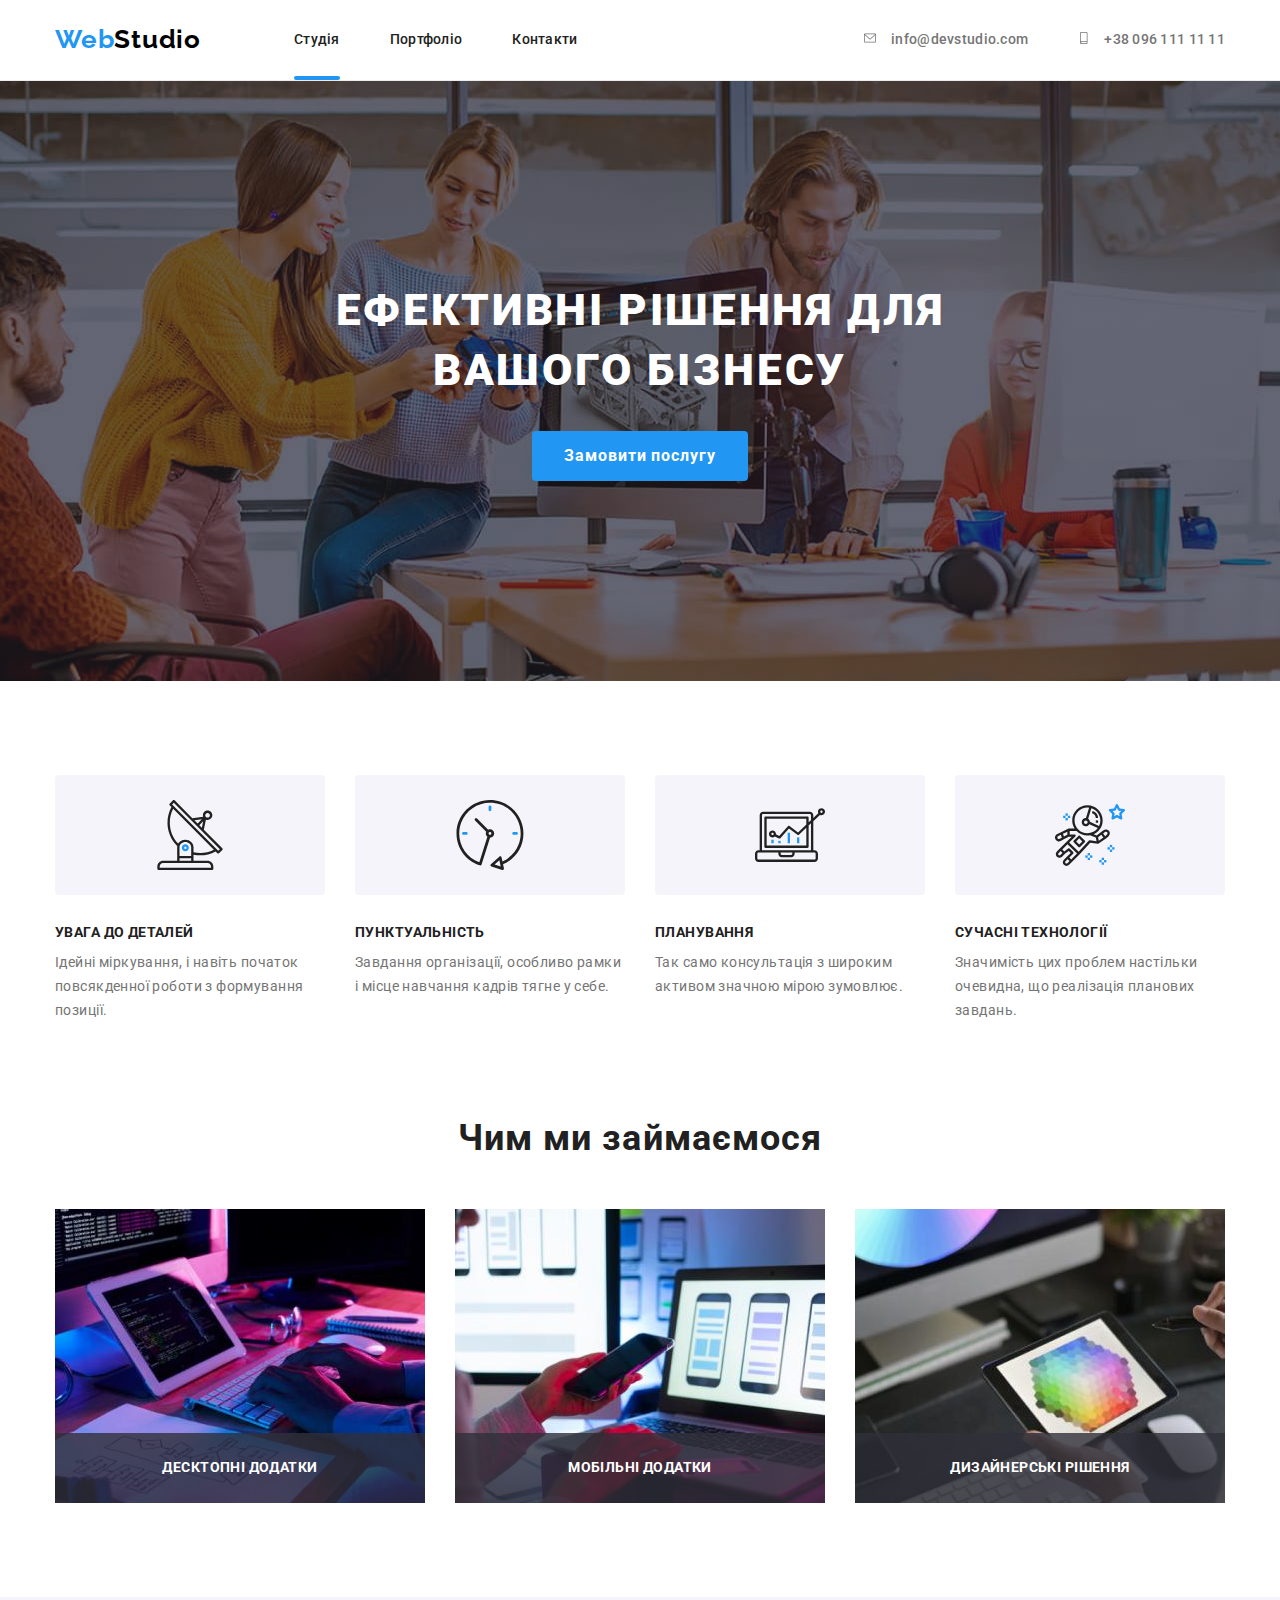
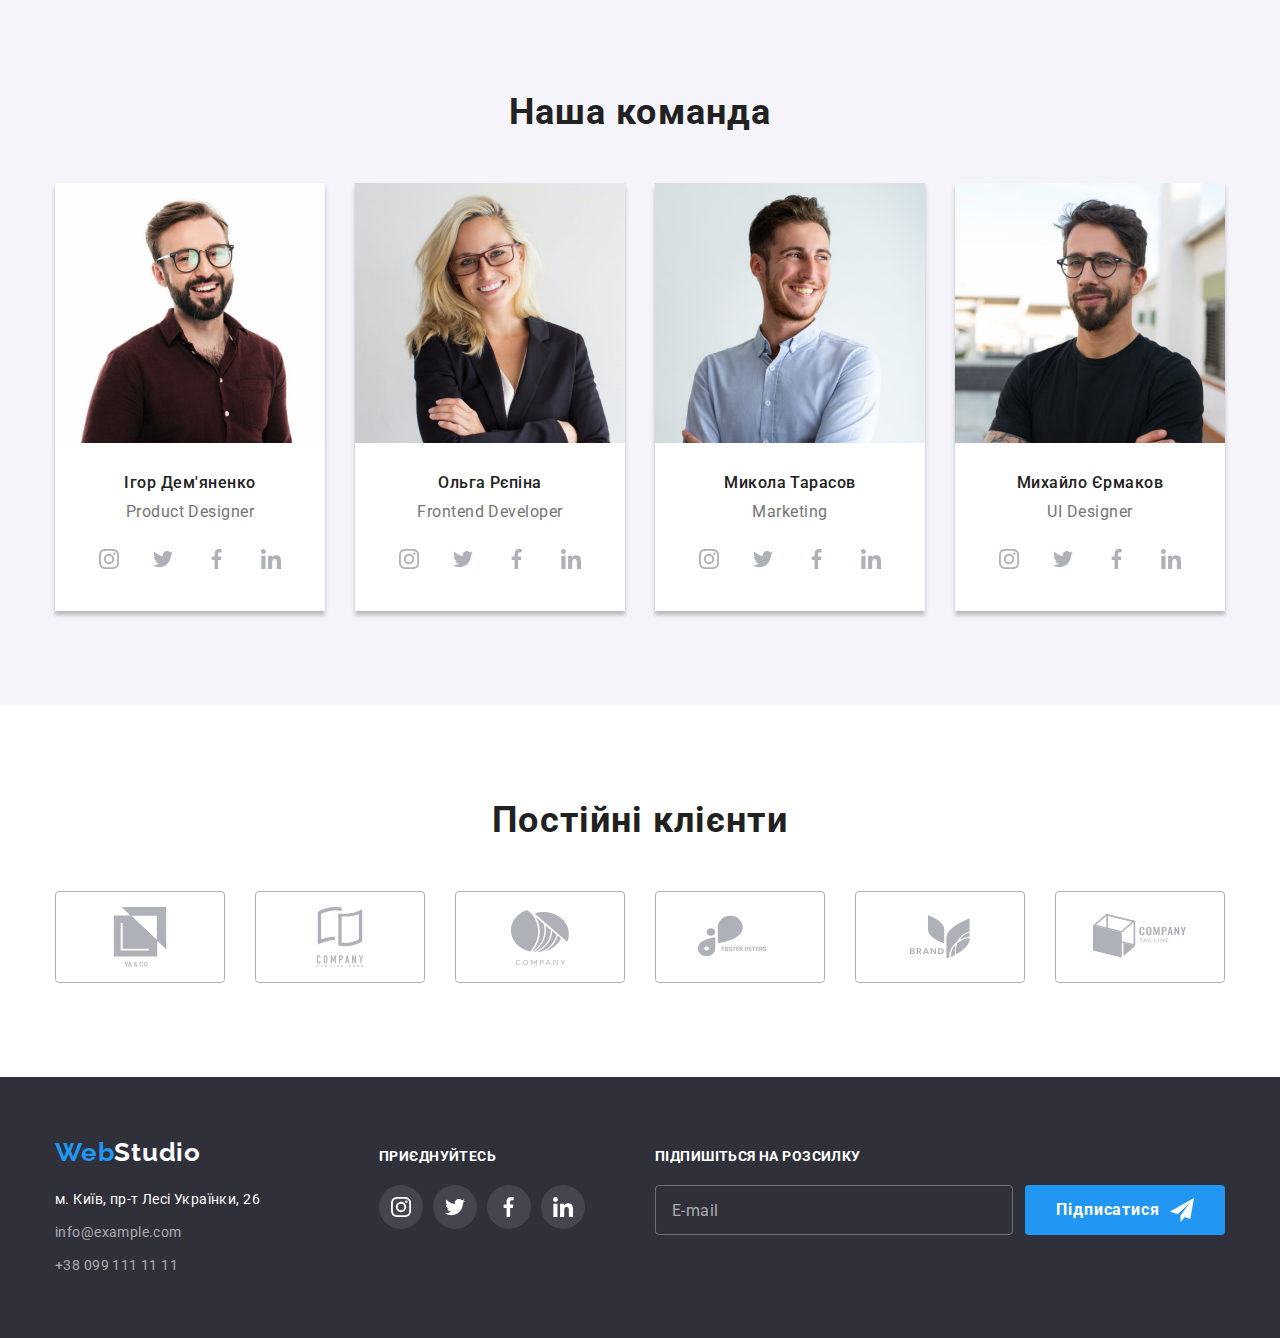
<file: index.html>
<!DOCTYPE html>
<html lang="uk">

<head>
    <meta charset="UTF-8">
    <meta http-equiv="X-UA-Compatible" content="IE=edge">
    <meta name="viewport" content="width=device-width, initial-scale=1.0">
    <title>Студія</title>
    <link rel="preconnect" href="https://fonts.googleapis.com">
    <link rel="preconnect" href="https://fonts.gstatic.com" crossorigin>
    <link
        href="https://fonts.googleapis.com/css2?family=Raleway:wght@700&family=Roboto:wght@400;500;700;900&display=swap"
        rel="stylesheet">
    <link rel="stylesheet"
        href="https://cdnjs.cloudflare.com/ajax/libs/modern-normalize/1.1.0/modern-normalize.min.css">
    <link rel="stylesheet" href="./css/main.min.css">
</head>

<body>
    <!--Шапка -->
    <header class="header">
        <div class="container header__container">
            <nav class="navigation">
                <a href="/index.html" lang="en" class="logo header__logo">Web<span class="logo__item">Studio</span></a>
                <ul class="navigation__list list">
                    <li>
                        <a href="/index.html" class="navigation__link current">Студія</a>
                    </li>
                    <li>
                        <a href="./portfolio.html" class="navigation__link ">Портфоліо</a>
                    </li>
                    <li>
                        <a href="" class="navigation__link">Контакти</a>
                    </li>
                </ul>
            </nav>
            <ul class="auth header__auth list">
                <li><a class="auth__link" href="mailto:info@devstudio.com">
                        <svg class="auth__icon" width="16px" height="12px">
                            <use href="./images/icons.svg#icon-envelope-hover"></use>
                        </svg> info@devstudio.com</a></li>
                <li><a class="auth__link" href="tel:+380961111111"><svg class="auth__icon" width="16px" height="12px">
                            <use href="./images/icons.svg#icon-smartphone"></use>
                        </svg>+38 096 111 11 11</a></li>
            </ul>
        </div>
    </header>
    <main>
        <!--герой-->
        <section class="hero">
            <div class="container">
                <h1 class="hero__title">Ефективні рішення для вашого бізнесу</h1>
                <button type="button" class="btn" data-modal-open>Замовити послугу</button>
            </div>

        </section>
        <!-- особености-->
        <section class="features section">
            <div class="container">
                <h2 class="visually-hidden">Особливості</h2>
                <ul class="features__list list">
                    <li class="features__item">
                        <div class="features__promo">
                            <svg class="features__icon" width="70px" height="70px">
                                <use href="./images/icons.svg#icon-antenna"></use>
                            </svg>
                        </div>
                        <h3 class="features__subtitle">Увага до деталей</h3>
                        <p class="features__text">Ідейні міркування, і навіть початок повсякденної роботи з формування
                            позиції.</p>
                    </li>
                    <li class="features__item">
                        <div class="features__promo">
                            <svg class="features__icon" width="70px" height="70px">
                                <use href="./images/icons.svg#icon-clock"></use>
                            </svg>
                        </div>
                        <h3 class="features__subtitle">Пунктуальність</h3>
                        <p class="features__text">Завдання організації, особливо рамки і місце навчання кадрів тягне у
                            себе.
                        </p>
                    </li>
                    <li class="features__item">
                        <div class="features__promo">
                            <svg class="features__icon" width="70px" height="70px">
                                <use href="./images/icons.svg#icon-diagram"></use>
                            </svg>
                        </div>
                        <h3 class="features__subtitle">Планування</h3>
                        <p class="features__text">Так само консультація з широким активом значною мірою зумовлює.</p>
                    </li>
                    <li class="features__item">
                        <div class="features__promo">
                            <svg class="features__icon" width="70px" height="70px">
                                <use href="./images/icons.svg#icon-astronaut"></use>
                            </svg>
                        </div>
                        <h3 class="features__subtitle">Сучасні технології</h3>
                        <p class="features__text">Значимість цих проблем настільки очевидна, що реалізація планових
                            завдань.
                        </p>
                    </li>
                </ul>
            </div>

        </section>
        <!-- Чим ми займаємося-->
        <section class="work section">
            <div class="container">
                <h2 class="work-title">Чим ми займаємося</h2>
                <ul class="work-list list ">
                    <li class="work-item"><a href=""><img src="./images/img.jpg" alt="набираем код" width="370"
                                height="294"></a>
                        <div class="work-filter">
                            <p class="work-filter-text">Десктопні додатки</p>
                        </div>
                    </li>
                    <li class="work-item"><a href=""><img src="./images/markup.jpg" alt="розметка" width="370"
                                height="294"></a>
                        <div class="work-filter">
                            <p class="work-filter-text">Мобільні додатки</p>
                        </div>
                    </li>
                    <li class="work-item"><a href=""><img src="./images/desing.jpg" alt="дизайн" width="370"
                                height="294"></a>
                        <div class="work-filter">
                            <p class="work-filter-text">Дизайнерські рішення</p>
                        </div>
                    </li>
                </ul>
            </div>
        </section>
        <!-- Наша команда-->
        <section class="team section">
            <div class="container">
                <h2 class="team-title">Наша команда</h2>
                <ul class="team-list list">
                    <li class="team-item"><img class="team-photo" src="./images/comand/ihor.jpg" alt="Ігор Дем'яненко"
                            width="270" height="260">
                        <div class="team-card">
                            <h3 class="team-subtitle">Ігор Дем'яненко</h3>
                            <p class="team-text" lang="en">Product Designer</p>
                            <ul class="team-soc list">
                                <li class="team-soc-item"><a href="" class="team-soc-link link">
                                        <svg class="team-soc-icon" width="20px" height="20px">
                                            <use href="./images/icons.svg#icon-instagram"></use>
                                        </svg>
                                    </a></li>
                                <li class="team-soc-item"><a href="" class="team-soc-link link">
                                        <svg class="team-soc-icon" width="20px" height="20px">
                                            <use href="./images/icons.svg#icon-twitter"></use>
                                        </svg>
                                    </a></li>
                                <li class="team-soc-item"><a href="" class="team-soc-link link">
                                        <svg class="team-soc-icon" width="20px" height="20px">
                                            <use href="./images/icons.svg#icon-facebook"></use>
                                        </svg>
                                    </a></li>
                                <li class="team-soc-item"><a href="" class="team-soc-link link">
                                        <svg class="team-soc-icon" width="20px" height="20px">
                                            <use href="./images/icons.svg#icon-linkedin"></use>
                                        </svg>
                                    </a></li>
                            </ul>
                        </div>
                    </li>
                    <li class="team-item"><img class="team-photo" src="./images/comand/olga.jpg" alt="Ольга Рєпіна"
                            width="270" height="260">
                        <div class="team-card">
                            <h3 class="team-subtitle">Ольга Рєпіна</h3>
                            <p class="team-text" lang="en">Frontend Developer</p>
                            <ul class="team-soc list">
                                <li class="team-soc-item"><a href="" class="team-soc-link link">
                                        <svg class="team-soc-icon" width="20px" height="20px">
                                            <use href="./images/icons.svg#icon-instagram"></use>
                                        </svg>
                                    </a></li>
                                <li class="team-soc-item"><a href="" class="team-soc-link link">
                                        <svg class="team-soc-icon" width="20px" height="20px">
                                            <use href="./images/icons.svg#icon-twitter"></use>
                                        </svg>
                                    </a></li>
                                <li class="team-soc-item"><a href="" class="team-soc-link link">
                                        <svg class="team-soc-icon" width="20px" height="20px">
                                            <use href="./images/icons.svg#icon-facebook"></use>
                                        </svg>
                                    </a></li>
                                <li class="team-soc-item"><a href="" class="team-soc-link link">
                                        <svg class="team-soc-icon" width="20px" height="20px">
                                            <use href="./images/icons.svg#icon-linkedin"></use>
                                        </svg>
                                    </a></li>
                            </ul>
                        </div>
                    </li>
                    <li class="team-item"><img class="team-photo" src="./images/comand/nikolai.jpg" alt="Микола Тарасов"
                            width="270" height="260">
                        <div class="team-card">
                            <h3 class="team-subtitle">Микола Тарасов</h3>
                            <p class="team-text" lang="en">Marketing</p>
                            <ul class="team-soc list">
                                <li class="team-soc-item"><a href="" class="team-soc-link link">
                                        <svg class="team-soc-icon" width="20px" height="20px">
                                            <use href="./images/icons.svg#icon-instagram"></use>
                                        </svg>
                                    </a></li>
                                <li class="team-soc-item"><a href="" class="team-soc-link link">
                                        <svg class="team-soc-icon" width="20px" height="20px">
                                            <use href="./images/icons.svg#icon-twitter"></use>
                                        </svg>
                                    </a></li>
                                <li class="team-soc-item"><a href="" class="team-soc-link link">
                                        <svg class="team-soc-icon" width="20px" height="20px">
                                            <use href="./images/icons.svg#icon-facebook"></use>
                                        </svg>
                                    </a></li>
                                <li class="team-soc-item"><a href="" class="team-soc-link link">
                                        <svg class="team-soc-icon" width="20px" height="20px">
                                            <use href="./images/icons.svg#icon-linkedin"></use>
                                        </svg>
                                    </a></li>
                            </ul>
                        </div>
                    </li>
                    <li class="team-item"><img class="team-photo" src="./images/comand/mihail.jpg" alt="Михайло Єрмаков"
                            width="270" height="260">
                        <div class="team-card">
                            <h3 class="team-subtitle">Михайло Єрмаков</h3>
                            <p class="team-text" lang="en">UI Designer</p>
                            <ul class="team-soc list">
                                <li class="team-soc-item"><a href="" class="team-soc-link link">
                                        <svg class="team-soc-icon" width="20px" height="20px">
                                            <use href="./images/icons.svg#icon-instagram"></use>
                                        </svg>
                                    </a></li>
                                <li class="team-soc-item"><a href="" class="team-soc-link link">
                                        <svg class="team-soc-icon" width="20px" height="20px">
                                            <use href="./images/icons.svg#icon-twitter"></use>
                                        </svg>
                                    </a></li>
                                <li class="team-soc-item"><a href="" class="team-soc-link link">
                                        <svg class="team-soc-icon" width="20px" height="20px">
                                            <use href="./images/icons.svg#icon-facebook"></use>
                                        </svg>
                                    </a></li>
                                <li class="team-soc-item"><a href="" class="team-soc-link link">
                                        <svg class="team-soc-icon" width="20px" height="20px">
                                            <use href="./images/icons.svg#icon-linkedin"></use>
                                        </svg>
                                    </a></li>
                            </ul>
                        </div>
                    </li>
                </ul>
        </section>
        </div>
        <!-- Постійні клієнти -->
        <section class="clients section">
            <div class="container">
                <h2 class="clients-title">Постійні клієнти</h2>
                <ul class="clients-list list">
                    <li class="clients-item">
                        <a href="" class="clients-link">
                            <svg class="clients-icon" width="106" height="60">
                                <use href="./images/icons.svg#icon-group"></use>
                            </svg>
                        </a>
                    </li>
                    <li class="clients-item">
                        <a href="" class="clients-link">
                            <svg class="clients-icon" width="106" height="60">
                                <use href="./images/icons.svg#icon-group-1"></use>
                            </svg>
                        </a>
                    </li>
                    <li class="clients-item">
                        <a href="" class="clients-link">
                            <svg class="clients-icon" width="106" height="60">
                                <use href="./images/icons.svg#icon-group-2"></use>
                            </svg>
                        </a>
                    </li>
                    <li class="clients-item">
                        <a href="" class="clients-link">
                            <svg class="clients-icon" width="106" height="60">
                                <use href="./images/icons.svg#icon-group-3"></use>
                            </svg>
                        </a>
                    </li>
                    <li class="clients-item">
                        <a href="" class="clients-link">
                            <svg class="clients-icon" width="106" height="60">
                                <use href="./images/icons.svg#icon-group-4"></use>
                            </svg>
                        </a>
                    </li>
                    <li class="clients-item">
                        <a href="" class="clients-link">
                            <svg class="clients-icon" width="106" height="60">
                                <use href="./images/icons.svg#icon-group-5"></use>
                            </svg>
                        </a>
                    </li>
                </ul>
            </div>
        </section>
    </main>
    <!-- подвал-->
    <footer class="footer__section">
        <div class="container footer">
            <div class="footer-address"><a href="/index.html" lang="en" class="logo ">Web<span
                        class="logo-item">Studio</span></a>
                <address class="address">
                    <ul class="address-list list">
                        <li><a href="https://goo.gl/maps/dYqVJewLPmUxZWQF8" class="address-link">м. Київ, пр-т Лесі
                                Українки,
                                26</a><br></li>
                        <li><a href="mailto:info@example.com" class="footer-link">info@example.com</a><br></li>
                        <li><a href="tel:+380991111111" class="footer-link">+38 099 111 11 11</a></li>
                    </ul>
                </address>
            </div>
            <div class="footer-soc">
                <h3 class="footer-soc-title">Приєднуйтесь</h3>
                <ul class="footer-soc-list list">
                    <li class="footer-soc-item"><a href="" class="footer-soc-link"><svg class="team-soc-icon"
                                width="20px" height="20px">
                                <use href="./images/icons.svg#icon-instagram"></use>
                            </svg></a></li>
                    <li class="footer-soc-item"><a href="" class="footer-soc-link"><svg class="team-soc-icon"
                                width="20px" height="20px">
                                <use href="./images/icons.svg#icon-twitter"></use>
                            </svg></a></li>
                    <li class="footer-soc-item"><a href="" class="footer-soc-link"><svg class="team-soc-icon"
                                width="20px" height="20px">
                                <use href="./images/icons.svg#icon-facebook"></use>
                            </svg></a></li>
                    <li class="footer-soc-item"><a href="" class="footer-soc-link"><svg class="team-soc-icon"
                                width="20px" height="20px">
                                <use href="./images/icons.svg#icon-linkedin"></use>
                            </svg></a></li>
                </ul>
            </div>
            <div class="footer-online">
                <h3 class="footer-soc-title">Підпишіться на розсилку</h3>
                <form class="online-form">
                    <input type="email" name="online-email" class="online-input" placeholder="E-mail">
                    <button type="submit" class="footer-btn">Підписатися
                        <svg class="online-icon" width="24px" height="24px">
                            <use href="./images/icons.svg#icon-icon-send"></use>
                        </svg>
                    </button>

                </form>
            </div>
        </div>
    </footer>
    <div class="backdrop is-hidden" data-modal>
        <div class="modal">
            <button type="button" class="modal-close" data-modal-close>
                <svg class="close-black" width="18px" height="18px">
                    <use href="./images/icons.svg#icon-close-black"></use>
                </svg>
            </button>
            <p class="modal-title">Залиште свої дані, ми вам передзвонимо</p>
            <form class="modal-form">
                <div class="input-field">
                    <label class="input-title" for="user-name"> Ім'я</label>
                    <div class="input-wrap">
                        <input type="text" name="user-name" id="user-name" class="form-input" required />
                        <svg class="input-icon" width="18" height="18">
                            <use href="./images/icons.svg#icon-person-black"></use>
                        </svg>
                    </div>

                </div>
                <div class="input-field">
                    <label class="input-title" for="user-tel">Пошта</label>
                    <div class="input-wrap">
                        <input type="tel" name="user-tel" id="user-tel" class="form-input" required/ />
                        <svg class="input-icon" width="18" height="18">
                            <use href="./images/icons.svg#icon-phone-black"></use>
                        </svg>
                    </div>

                </div>
                <div class="input-field">
                    <label class="input-title" for="user-email"> Телефон</label>
                    <div class="input-wrap">
                        <input type="email" name="user-email" id="user-email" class="form-input" />
                        <svg class="input-icon" width="18" height="18">
                            <use href="./images/icons.svg#icon-email-black"></use>
                        </svg>
                    </div>

                </div>

                <div class="input-field">
                    <label for="user-comment" class="input-title">Коментар</label>
                    <textarea name="user-comment" id="user-comment" placeholder="Введіть текст"
                        class="modal-text"></textarea>
                </div>
                <div class="input-field">
                    <input type="checkbox" name="user-policy" value="true" id="user-policy"
                        class="input-check visually-hidden">
                    <label for="user-policy" class="check-text">
                        <span>
                            <svg class="check-icon" width="16" height="15">
                                <use href="./images/icons.svg#icon-check"></use>
                            </svg>
                        </span>Погоджуюся з розсилкою та приймаю<a href="" class="check-link">Умови
                            договору</a>
                    </label>

                </div>
                <button type="submit" class="modal-btn">Відправити</button>
            </form>
        </div>
    </div>
    <script src="./js/modal.js"></script>
</body>

</html>
</file>
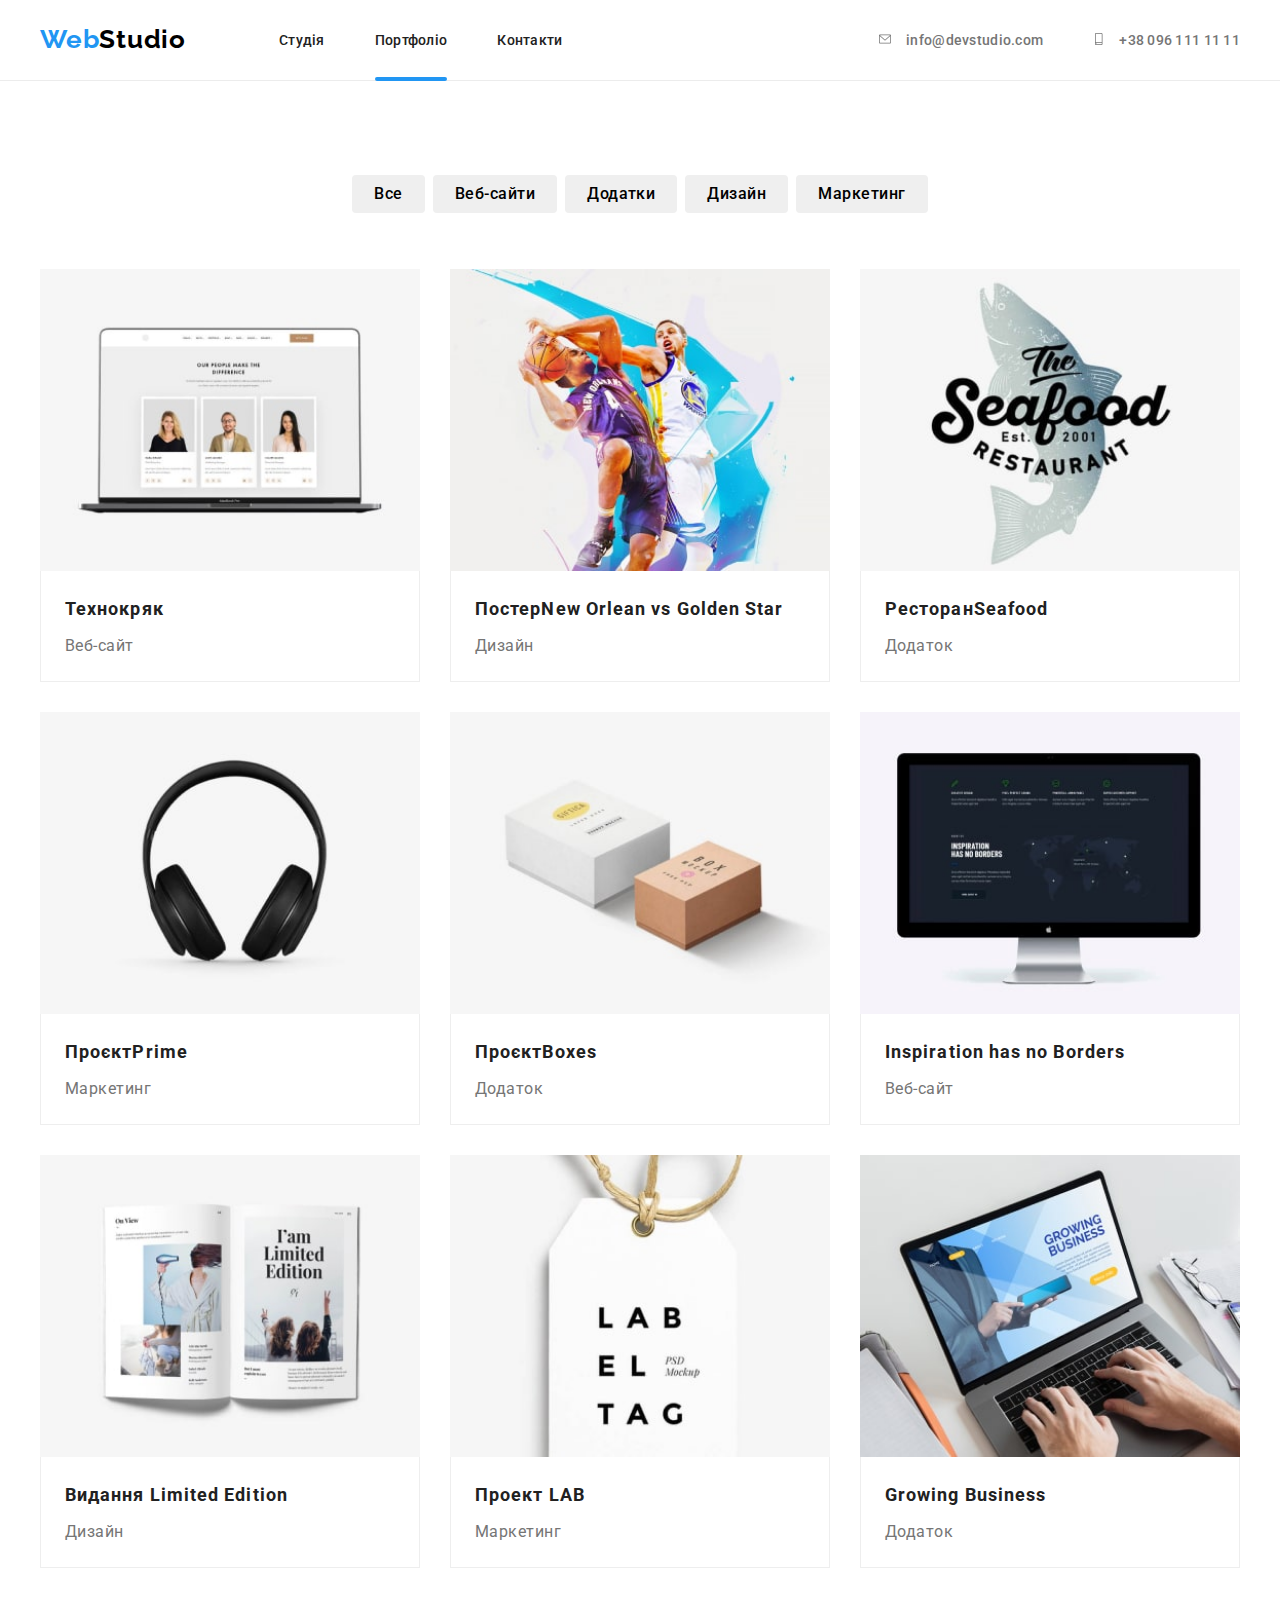
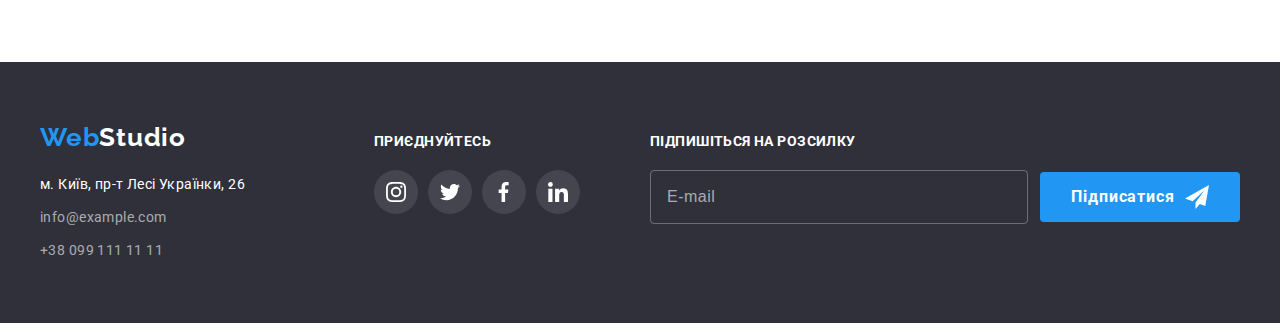
<file: portfolio.html>
<!DOCTYPE html>
<html lang="uk">

<head>
    <meta charset="UTF-8">
    <meta http-equiv="X-UA-Compatible" content="IE=edge">
    <meta name="viewport" content="width=device-width, initial-scale=1.0">
    <title>Портфоліо</title>
    <link
        href="https://fonts.googleapis.com/css2?family=Raleway:wght@700&family=Roboto:wght@400;500;700;900&display=swap"
        rel="stylesheet">
    <link rel="stylesheet" href="./css/main.min.css">
</head>

<body>
    <!-- header -->
    <header class="header">
        <div class="container header__container">
            <nav class="navigation">
                <a href="/index.html" lang="en" class="logo header__logo">Web<span class="logo__item">Studio</span></a>
                <ul class="navigation__list list">
                    <li>
                        <a href="./index.html" class="navigation__link ">Студія</a>
                    </li>
                    <li>
                        <a href="./portfolio.html" class="navigation__link current">Портфоліо</a>
                    </li>
                    <li>
                        <a href="" class="navigation__link">Контакти</a>
                    </li>
                </ul>
            </nav>
            <ul class="auth header__auth list">
                <li><a class="auth__link" href="mailto:info@devstudio.com">
                        <svg class="auth__icon" width="16px" height="12px">
                            <use href="./images/icons.svg#icon-envelope-hover"></use>
                        </svg> info@devstudio.com</a></li>
                <li><a class="auth__link" href="tel:+380961111111"><svg class="auth__icon" width="16px" height="12px">
                            <use href="./images/icons.svg#icon-smartphone"></use>
                        </svg>+38 096 111 11 11</a></li>
            </ul>
        </div>
    </header>
    <main>
        <section class="portfolio section">
            <div class="container">
                <h1 class="visually-hidden">Портфоліо</h1>
                <ul class="portfolio-filter list">
                    <li class="portfolio-item-btn"><button type="button" class="portfolio-btn">Все</button>
                    </li>
                    <li class="portfolio-item-btn"><button type="button" class="portfolio-btn">Веб-сайти</button>
                    </li>
                    <li class="portfolio-item-btn"><button type="button" class="portfolio-btn">Додатки</button>
                    </li>
                    <li class="portfolio-item-btn"><button type="button" class="portfolio-btn">Дизайн</button>
                    </li>
                    <li class="portfolio-item-btn"><button type="button" class="portfolio-btn">Маркетинг</button>
                    </li>
                </ul>
                <ul class="portfolio-list list">
                    <li class="portfolio-item">
                        <a href="" class="portfolio-link">
                            <div class="filter-card"><img src="./images/portfolio/img1.jpg" alt="Ноутбук" width="370"
                                    height="294">
                                <p class="filter-card-text">Ресурс пропонує комплексні пропозиції з різним рівнем
                                    функціоналу та сервісів. Все це
                                    дозволить відвідувачу отримати
                                    вичерпні відомості про компанію чи приватну особу.</p>
                            </div>
                            <div class="filter-text">
                                <h2 class="portfolio-title">Технокряк</h2>
                                <p class="portfolio-text">Веб-сайт</p>
                            </div>
                        </a>
                    </li>
                    <li class="portfolio-item">
                        <a href="" class="portfolio-link">
                            <div class="filter-card"><img src="./images/portfolio/img2.jpg" alt="Баскетболисти"
                                    width="370" height="294">
                                <p class="filter-card-text">Ресурс пропонує комплексні пропозиції з різним рівнем
                                    функціоналу та сервісів. Все це
                                    дозволить відвідувачу отримати
                                    вичерпні відомості про компанію чи приватну особу.</p>
                            </div>
                            <div class="filter-text">
                                <h2 class="portfolio-title">Постер<span lang="en">New Orlean vs Golden Star</span></h2>
                                <p class="portfolio-text">Дизайн</p>
                            </div>
                        </a>
                    </li>
                    <li class="portfolio-item">
                        <a href="" class="portfolio-link">
                            <div class="filter-card"><img src="./images/portfolio/img3.jpg" alt="Лого ресторана"
                                    width="370" height="294">
                                <p class="filter-card-text">Ресурс пропонує комплексні пропозиції з різним рівнем
                                    функціоналу та сервісів. Все це
                                    дозволить відвідувачу отримати
                                    вичерпні відомості про компанію чи приватну особу.</p>
                            </div>
                            <div class="filter-text">
                                <h2 class="portfolio-title">Ресторан<span lang="en">Seafood</span></h2>
                                <p class="portfolio-text">Додаток</p>
                            </div>
                        </a>
                    </li>
                    <li class="portfolio-item">
                        <a href="" class="portfolio-link">
                            <div class="filter-card"><img src="./images/portfolio/img4.jpg" alt="Навушники" width="370"
                                    height="294">
                                <p class="filter-card-text">Ресурс пропонує комплексні пропозиції з різним рівнем
                                    функціоналу та сервісів. Все це
                                    дозволить відвідувачу отримати
                                    вичерпні відомості про компанію чи приватну особу.Ресурс пропонує комплексні
                                    пропозиції з різним рівнем
                                    функціоналу та сервісів. Все це
                                    дозволить відвідувачу отримати
                                    вичерпні відомості про компанію чи приватну особу.</p>
                            </div>
                            <div class="filter-text">
                                <h2 class="portfolio-title">Проєкт<span lang="en">Prime</span></h2>
                                <p class="portfolio-text">Маркетинг</p>
                            </div>
                        </a>
                    </li>
                    <li class="portfolio-item">
                        <a href="" class="portfolio-link">
                            <div class="filter-card"><img src="./images/portfolio/img5.jpg" alt="Коробки" width="370"
                                    height="294">
                                <p class="filter-card-text">Ресурс пропонує комплексні пропозиції з різним рівнем
                                    функціоналу та сервісів. Все це
                                    дозволить відвідувачу отримати
                                    вичерпні відомості про компанію чи приватну особу.</p>
                            </div>
                            <div class="filter-text">
                                <h2 class="portfolio-title">Проєкт<span lang="en">Boxes</span></h2>
                                <p class="portfolio-text">Додаток</p>
                            </div>
                        </a>
                    </li>
                    <li class="portfolio-item">
                        <a href="" class="portfolio-link">
                            <div class="filter-card"><img src="./images/portfolio/img6.jpg" alt="Монитор компьютера"
                                    width="370" height="294">
                                <p class="filter-card-text">Ресурс пропонує комплексні пропозиції з різним рівнем
                                    функціоналу та сервісів. Все це
                                    дозволить відвідувачу отримати
                                    вичерпні відомості про компанію чи приватну особу.</p>
                            </div>
                            <div class="filter-text">
                                <h2 class="portfolio-title" lang="en">Inspiration has no Borders</h2>
                                <p class="portfolio-text">Веб-сайт</p>
                            </div>
                        </a>
                    </li>
                    <li class="portfolio-item">
                        <a href="" class="portfolio-link">
                            <div class="filter-card"><img src="./images/portfolio/img7.jpg" alt="Книга" width="370"
                                    height="294">
                                <p class="filter-card-text">Ресурс пропонує комплексні пропозиції з різним рівнем
                                    функціоналу та сервісів. Все це
                                    дозволить відвідувачу отримати
                                    вичерпні відомості про компанію чи приватну особу.</p>
                            </div>
                            <div class="filter-text">
                                <h2 class="portfolio-title">Видання<span lang="en"></span> Limited Edition</h2>
                                <p class="portfolio-text">Дизайн</p>
                            </div>
                        </a>
                    </li>
                    <li class="portfolio-item">
                        <a href="" class="portfolio-link">
                            <div class="filter-card"><img src="./images/portfolio/img8.jpg" alt="Бірка" width="370"
                                    height="294">
                                <p class="filter-card-text">Ресурс пропонує комплексні пропозиції з різним рівнем
                                    функціоналу та сервісів. Все це
                                    дозволить відвідувачу отримати
                                    вичерпні відомості про компанію чи приватну особу.</p>
                            </div>
                            <div class="filter-text">
                                <h2 class="portfolio-title">Проект LAB</h2>
                                <p class="portfolio-text">Маркетинг</p>
                            </div>
                        </a>
                    </li>
                    <li class="portfolio-item">
                        <a href="" class="portfolio-link">
                            <div class="filter-card"><img src="./images/portfolio/img9.jpg" alt="Робота з ноутбуком"
                                    width="370" height="294">
                                <p class="filter-card-text">Ресурс пропонує комплексні пропозиції з різним рівнем
                                    функціоналу та сервісів. Все це
                                    дозволить відвідувачу отримати
                                    вичерпні відомості про компанію чи приватну особу.</p>
                            </div>
                            <div class="filter-text">
                                <h2 class="portfolio-title" lang="en">Growing Business</h2>
                                <p class="portfolio-text">Додаток</p>
                            </div>
                        </a>
                    </li>
                </ul>
            </div>
        </section>
    </main>
    <footer class="footer__section">
        <div class="container footer">
            <div class="footer-address"><a href="/index.html" lang="en" class="logo ">Web<span
                        class="logo-item">Studio</span></a>
                <address class="address">
                    <ul class="address-list list">
                        <li><a href="https://goo.gl/maps/dYqVJewLPmUxZWQF8" class="address-link">м. Київ, пр-т Лесі
                                Українки,
                                26</a><br></li>
                        <li><a href="mailto:info@example.com" class="footer-link">info@example.com</a><br></li>
                        <li><a href="tel:+380991111111" class="footer-link">+38 099 111 11 11</a></li>
                    </ul>
                </address>
            </div>
            <div class="footer-soc">
                <h3 class="footer-soc-title">Приєднуйтесь</h3>
                <ul class="footer-soc-list list">
                    <li class="footer-soc-item"><a href="" class="footer-soc-link"><svg class="team-soc-icon"
                                width="20px" height="20px">
                                <use href="./images/icons.svg#icon-instagram"></use>
                            </svg></a></li>
                    <li class="footer-soc-item"><a href="" class="footer-soc-link"><svg class="team-soc-icon"
                                width="20px" height="20px">
                                <use href="./images/icons.svg#icon-twitter"></use>
                            </svg></a></li>
                    <li class="footer-soc-item"><a href="" class="footer-soc-link"><svg class="team-soc-icon"
                                width="20px" height="20px">
                                <use href="./images/icons.svg#icon-facebook"></use>
                            </svg></a></li>
                    <li class="footer-soc-item"><a href="" class="footer-soc-link"><svg class="team-soc-icon"
                                width="20px" height="20px">
                                <use href="./images/icons.svg#icon-linkedin"></use>
                            </svg></a></li>
                </ul>
            </div>
            <div class="footer-online">
                <h3 class="footer-soc-title">Підпишіться на розсилку</h3>
                <form class="online-form">
                    <input type="email" name="online-email" class="online-input" placeholder="E-mail">
                    <button type="submit" class="footer-btn">Підписатися
                        <svg class="online-icon" width="24px" height="24px">
                            <use href="./images/icons.svg#icon-icon-send"></use>
                        </svg>
                    </button>

                </form>
            </div>
        </div>
    </footer>
</body>

</html>
</file>
<file: css/main.min.css>
:root{--primary-text-color: #757575;--title-text-color: #212121;--accent-color: #2196f3;--primary-white-color: #ffffff}.check-text span,.modal-close,.online-form,.footer-soc-link,.clients-link,.team-soc-link,.work-filter,.features__promo,.navigation,.header__container{display:flex;align-items:center}.logo{font-family:Raleway,cursive;text-decoration:none;color:var(--accent-color);font-weight:700;font-size:26px;line-height:1.2;letter-spacing:.03em}.logo__item{color:#000}.visually-hidden{position:absolute;white-space:nowrap;width:1px;height:1px;overflow:hidden;border:0;padding:0;clip:rect(0 0 0 0);-webkit-clip-path:inset(50%);clip-path:inset(50%);margin:-1px}.is-hidden{opacity:0;visibility:hidden;pointer-events:none}.container{width:1200px;padding-left:15px;padding-right:15px;margin-left:auto;margin-right:auto}.section{padding-bottom:94px;padding-top:94px}body{margin:0;color:var(--primary-text-color);background-color:var(--primary-white-color);font-family:"Roboto",sans-serif}.list{list-style:none}.current{color:var(--accent-color)}.current::after{content:"";display:block;width:100%;height:4px;left:0;bottom:-1px;position:absolute;opacity:1;transition-property:opacity;transition-duration:250ms;transition-timing-function:cubic-bezier(0.4, 0, 0.2, 1);background:var(--accent-color);border-radius:2px}.current:hover::after{opacity:1}.btn{padding:10px 32px;border:none;border-radius:4px;color:var(--primary-white-color);background-color:var(--accent-color);font-family:inherit;font-weight:700;font-size:16px;line-height:1.88;letter-spacing:.06em;transition-property:background-color;transition-duration:250ms;transition-timing-function:cubic-bezier(0.4, 0, 0.2, 1)}.btn:hover,.btn:focus{background-color:#188ce8}p,h1,h2,h3,h4,h5,h6{margin:0}ul{margin:0;padding-left:0}button{cursor:pointer}address{font-style:normal}img{display:block;width:100%;height:auto}.header{padding-top:24px;padding-bottom:25px;border-bottom:1px solid #ececec}.header__logo{margin-right:93px}.navigation__list{display:flex;-moz-column-gap:50px;column-gap:50px}.navigation__link{color:var(--title-text-color);text-decoration:none;font-weight:500;font-size:14px;line-height:1.14;letter-spacing:.02em;padding-bottom:32px;position:relative;transition-property:color;transition-duration:250ms;transition-timing-function:cubic-bezier(0.4, 0, 0.2, 1)}.navigation__link:hover,.navigation__link:focus{color:var(--accent-color)}.auth{display:flex;-moz-column-gap:50px;column-gap:50px}.auth__icon{margin-right:10px;fill:currentColor}.auth__link{color:var(--primary-text-color);text-decoration:none;font-weight:500;font-size:14px;line-height:1.14;letter-spacing:.02em;transition-property:color;transition-duration:250ms;transition-timing-function:cubic-bezier(0.4, 0, 0.2, 1)}.auth__link:hover,.auth__link:focus{color:var(--accent-color)}.header__auth{margin-left:auto}.hero{text-align:center;padding-top:200px;padding-bottom:200px;background-color:#2f303a;background-image:linear-gradient(rgba(47, 48, 58, 0.4), rgba(47, 48, 58, 0.4)),url(../images/hero-bg.jpg);background-repeat:no-repeat;background-position:center;max-width:1600px;margin:auto}.hero__title{max-width:696px;margin-left:auto;margin-right:auto;margin-bottom:30px;color:var(--primary-white-color);font-weight:900;font-size:44px;line-height:1.36;letter-spacing:.06em;text-transform:uppercase}.features__promo{justify-content:center;background-color:#f5f4fa;border-radius:4px;height:120px;margin-bottom:30px}.features__list{display:flex;width:1170px}.features__item{width:270px}.features__item:not(:last-child){margin-right:30px}.features__subtitle{margin-bottom:10px;color:var(--title-text-color);font-weight:700;font-size:14px;line-height:1.14;letter-spacing:.03em;text-transform:uppercase}.features__text{font-size:14px;line-height:1.71;letter-spacing:.03em}.work{padding-top:0}.work-title{margin-bottom:50px;color:var(--title-text-color);font-weight:700;font-size:36px;line-height:1.17;letter-spacing:.03em;text-align:center}.work-list{display:flex}.work-item{position:relative}.work-item:not(:last-child){margin-right:30px}.work-filter{width:370px;height:70px;justify-content:center;background-color:rgba(47,48,58,.8);position:absolute;left:0;bottom:0}.work-filter-text{font-weight:700;font-size:14px;line-height:1.14;letter-spacing:.03em;color:var(--primary-white-color);text-transform:uppercase}.team{background:#f5f4fa}.team-title{margin-bottom:50px;color:var(--title-text-color);font-weight:700;font-size:36px;line-height:1.17;letter-spacing:.03em;text-align:center}.team-list{display:flex}.team-item{box-shadow:0px 4px 4px rgba(0,0,0,.25)}.team-item:not(:last-child){margin-right:30px}.team-card{padding-bottom:30px;padding-top:30px;background-color:#fff}.team-subtitle{margin-bottom:10px;color:var(--title-text-color);font-weight:500;font-size:16px;line-height:1.19;letter-spacing:.03em;text-align:center}.team-text{font-size:16px;line-height:1.19;letter-spacing:.03em;text-align:center;margin-bottom:16px}.team-soc{display:flex;justify-content:center;gap:10px}.team-soc-link{justify-content:center;width:44px;height:44px;border-radius:50%;color:#afb1b8;transition-property:color,background-color;transition-duration:250ms;transition-timing-function:cubic-bezier(0.4, 0, 0.2, 1)}.team-soc-link:hover,.team-soc-link:focus{background-color:var(--accent-color);color:var(--primary-white-color)}.team-soc-icon{fill:currentColor}.clients-title{color:var(--title-text-color);font-weight:700;font-size:36px;line-height:1.17;letter-spacing:.03em;margin-bottom:50px;text-align:center}.clients-list{display:flex;justify-content:center;gap:30px}.clients-link{width:170px;height:92px;border:1px solid #afb1b8;border-radius:4px;justify-content:center;color:#afb1b8;transition-property:color,background-color;transition-duration:250ms;transition-timing-function:cubic-bezier(0.4, 0, 0.2, 1)}.clients-link:hover,.clients-link:focus{border-color:var(--accent-color);color:var(--accent-color)}.clients-icon{fill:currentColor}.footer{display:flex;align-items:baseline;gap:70px}.footer-address{margin-right:auto;flex-grow:1}.footer-online{margin-left:auto}.footer .logo-item{color:var(--primary-white-color)}.footer>.logo{margin-bottom:20px;text-decoration:none}.footer__section{padding-top:60px;padding-bottom:60px;background-color:#2f303a}.footer-soc{margin-right:auto;width:206px;height:80px}.footer-soc-title{margin-bottom:20px;font-weight:700;font-size:14px;line-height:1.14;letter-spacing:.03em;text-transform:uppercase;color:var(--primary-white-color)}.footer-soc-list{display:flex;justify-content:center;gap:10px}.footer-soc-link{justify-content:center;width:44px;height:44px;border-radius:50%;color:var(--primary-white-color);background-color:rgba(255,255,255,.1);transition-property:color,background-color;transition-duration:250ms;transition-timing-function:cubic-bezier(0.4, 0, 0.2, 1)}.footer-soc-link:hover,.footer-soc-link:focus{background-color:var(--accent-color);color:var(--primary-white-color)}.footer-icon{fill:currentColor}.footer-btn{display:inline-flex;align-items:center;justify-content:center;width:200px;height:50px;padding:10px 28px;border:none;border-radius:4px;color:var(--primary-white-color);background-color:var(--accent-color);font-family:inherit;font-weight:700;font-size:16px;line-height:1.88;letter-spacing:.06em;transition-property:background-color,box-shadow;transition-duration:250ms;transition-timing-function:cubic-bezier(0.4, 0, 0.2, 1)}.footer-btn:hover,.footer-btn:focus{background-color:#188ce8;box-shadow:0px 4px 4px rgba(0,0,0,.15)}.footer-link{display:inline-block;color:rgba(255,255,255,.6);text-decoration:none;font-size:14px;line-height:1.71;letter-spacing:.03em;transition-property:color;transition-duration:250ms;transition-timing-function:cubic-bezier(0.4, 0, 0.2, 1)}.footer-link:not(:last-child){margin-bottom:9px}.footer-link:hover,.footer-link:focus{color:var(--accent-color)}.address-link{display:inline-block;margin-top:20px;margin-bottom:9px;color:var(--primary-white-color);text-decoration:none;font-size:14px;line-height:1.71;letter-spacing:.03em}.online-input{padding-left:16px;width:358px;background-color:rgba(0,0,0,0);border:1px solid rgba(255,255,255,.3);border-radius:4px;height:50px;margin-right:12px;color:var(--primary-white-color)}.online-input::-moz-placeholder{font-size:16px;line-height:1.25;letter-spacing:.03em;color:rgba(255,255,255,.6)}.online-input:-ms-input-placeholder{font-size:16px;line-height:1.25;letter-spacing:.03em;color:rgba(255,255,255,.6)}.online-input::placeholder{font-size:16px;line-height:1.25;letter-spacing:.03em;color:rgba(255,255,255,.6)}.online-icon{display:block;margin-left:10px;fill:var(--primary-white-color)}.portfolio-filter{display:flex;justify-content:center;-moz-column-gap:8px;column-gap:8px;margin-bottom:56px}.portfolio-btn{padding:6px 22px;border:none;border-radius:4px;font-family:inherit;font-weight:500;font-size:16px;line-height:1.63;letter-spacing:.03em;text-align:center;transition-property:color,background-color,box-shadow;transition-duration:250ms;transition-timing-function:cubic-bezier(0.4, 0, 0.2, 1)}.portfolio-btn:hover,.portfolio-btn:focus{color:var(--primary-white-color);background-color:var(--accent-color);box-shadow:0px 1px 1px rgba(0,0,0,.12),0px 4px 4px rgba(0,0,0,.06),1px 4px 6px rgba(0,0,0,.16)}.portfolio-title{margin-bottom:4px;color:var(--title-text-color);font-weight:700;font-size:18px;line-height:2;letter-spacing:.06em;transition-property:color;transition-duration:250ms;transition-timing-function:cubic-bezier(0.4, 0, 0.2, 1)}.portfolio-title:hover,.portfolio-title:focus{color:var(--accent-color)}.portfolio-text{font-style:normal;color:#757575;text-decoration:none;font-weight:400;font-size:16px;line-height:1.88;letter-spacing:.03em}.portfolio-link{display:block;text-decoration:none;color:var(--title-text-color);font-weight:700;font-size:18px;line-height:2;letter-spacing:.06em}.portfolio-link:hover,.portfolio-link:focus{box-shadow:0px 1px 1px rgba(0,0,0,.12),0px 4px 4px rgba(0,0,0,.06),1px 4px 6px rgba(0,0,0,.16)}.portfolio-list{display:flex;flex-wrap:wrap;margin:-15px}.portfolio-item{width:calc((100% - 90px)/3);margin:15px}.filter-card{position:relative;overflow:hidden}.filter-text{padding:20px 24px;border:1px solid #eee;border-top:0}.filter-card-text{position:absolute;top:0;left:0;font-weight:400;font-size:18px;line-height:1.56;letter-spacing:.03em;color:var(--primary-white-color);background-color:rgba(33,150,243,.9);padding:24px 63px;height:100%;transform:translateY(100%);transition-property:transform;transition-duration:250ms;transition-timing-function:cubic-bezier(0.4, 0, 0.2, 1)}.portfolio-item:hover .filter-card-text{transform:translateY(0);overflow:auto}.backdrop{position:fixed;top:0;height:100%;width:100%;background-color:rgba(0,0,0,.2);transition-property:opacity,visibility;transition-duration:250ms;transition-timing-function:cubic-bezier(0.4, 0, 0.2, 1)}.modal{padding:40px;position:absolute;width:528px;min-height:581px;background-color:#fff;border-radius:4px;top:50%;left:50%;transform:translate(-50%, -50%) scale(1);transition-property:transform,scale;transition-duration:250ms;transition-timing-function:cubic-bezier(0.4, 0, 0.2, 1)}.modal-title{font-weight:700;font-size:20px;line-height:1.15;text-align:center;letter-spacing:.03em;color:#212121;margin-bottom:12px}.modal-text{width:100%;height:120px;border:1px solid rgba(33,33,33,.2);border-radius:4px;resize:none;padding:12px 16px;margin-bottom:20px}.modal-text::-moz-placeholder{font-size:12px;line-height:1.167;letter-spacing:.01em;color:rgba(117,117,117,.5)}.modal-text:-ms-input-placeholder{font-size:12px;line-height:1.167;letter-spacing:.01em;color:rgba(117,117,117,.5)}.modal-text::placeholder{font-size:12px;line-height:1.167;letter-spacing:.01em;color:rgba(117,117,117,.5)}.modal-text:focus{outline-color:var(--accent-color)}.backdrop.is-hidden .modal{transform:translate(-50%, -50%) scale(0)}.modal-btn{display:block;margin-right:auto;margin-left:auto;padding:10px 52px;border:none;border-radius:4px;font-weight:700;font-size:16px;line-height:1.88;letter-spacing:.06em;color:var(--primary-white-color);background-color:var(--accent-color);transition-property:box-shadow;transition-duration:250ms;transition-timing-function:cubic-bezier(0.4, 0, 0.2, 1)}.modal-btn:hover,.modal-btn:focus{box-shadow:0px 1px 1px rgba(0,0,0,.12),0px 4px 4px rgba(0,0,0,.06),1px 4px 6px rgba(0,0,0,.16)}.modal-close{position:absolute;right:8px;top:8px;padding:6px;border-radius:50%;background:#fff;border:1px solid rgba(0,0,0,.1);transition-property:fill;transition-duration:250ms;transition-timing-function:cubic-bezier(0.4, 0, 0.2, 1)}.modal-close:hover{fill:var(--accent-color)}.is-hidden{opacity:0;visibility:hidden;pointer-events:none}.form-input{border:1px solid rgba(33,33,33,.2);border-radius:4px;width:100%;height:40px;padding-left:42px}.form-input::-moz-placeholder{font-size:12px;line-height:1.17;letter-spacing:.01em;color:rgba(117,117,117,.5)}.form-input:-ms-input-placeholder{font-size:12px;line-height:1.17;letter-spacing:.01em;color:rgba(117,117,117,.5)}.form-input::placeholder{font-size:12px;line-height:1.17;letter-spacing:.01em;color:rgba(117,117,117,.5)}.form-input:focus{outline-color:var(--accent-color)}.input-field{margin-bottom:10px}.input-wrap{position:relative}.input-title{display:block;font-size:12px;line-height:1.67;letter-spacing:.01em;color:var(--primary-text-color)}.input-icon{position:absolute;left:12px;top:50%;transform:translateY(-50%)}.form-input:focus+.input-icon{fill:var(--accent-color)}.check-text{font-size:14px;line-height:1.71;letter-spacing:.03em;color:var(--primary-text-color);display:flex;justify-content:center}.check-text span{justify-content:center;margin-right:7px;margin-bottom:30px;width:16px;height:15px;border:2px solid var(--title-text-color);border-radius:3px;transition-property:background-color,border-color;transition-duration:250ms;transition-timing-function:cubic-bezier(0.4, 0, 0.2, 1)}.input-check:checked+.check-text span{background-color:var(--accent-color);border-color:var(--accent-color)}.input-check:checked+.check-text .check-icon{fill:var(--primary-white-color)}.input-check:focus+.check-text span{border-color:var(--accent-color)}.check-link{display:block;margin-left:5px;font-size:14px;line-height:1.71;letter-spacing:.03em;-webkit-text-decoration-line:underline;text-decoration-line:underline;color:var(--accent-color)}.check-icon{display:block;justify-content:center;fill:rgba(0,0,0,0);transition-property:fill;transition-duration:250ms;transition-timing-function:cubic-bezier(0.4, 0, 0.2, 1)}/*# sourceMappingURL=main.min.css.map */
</file>
